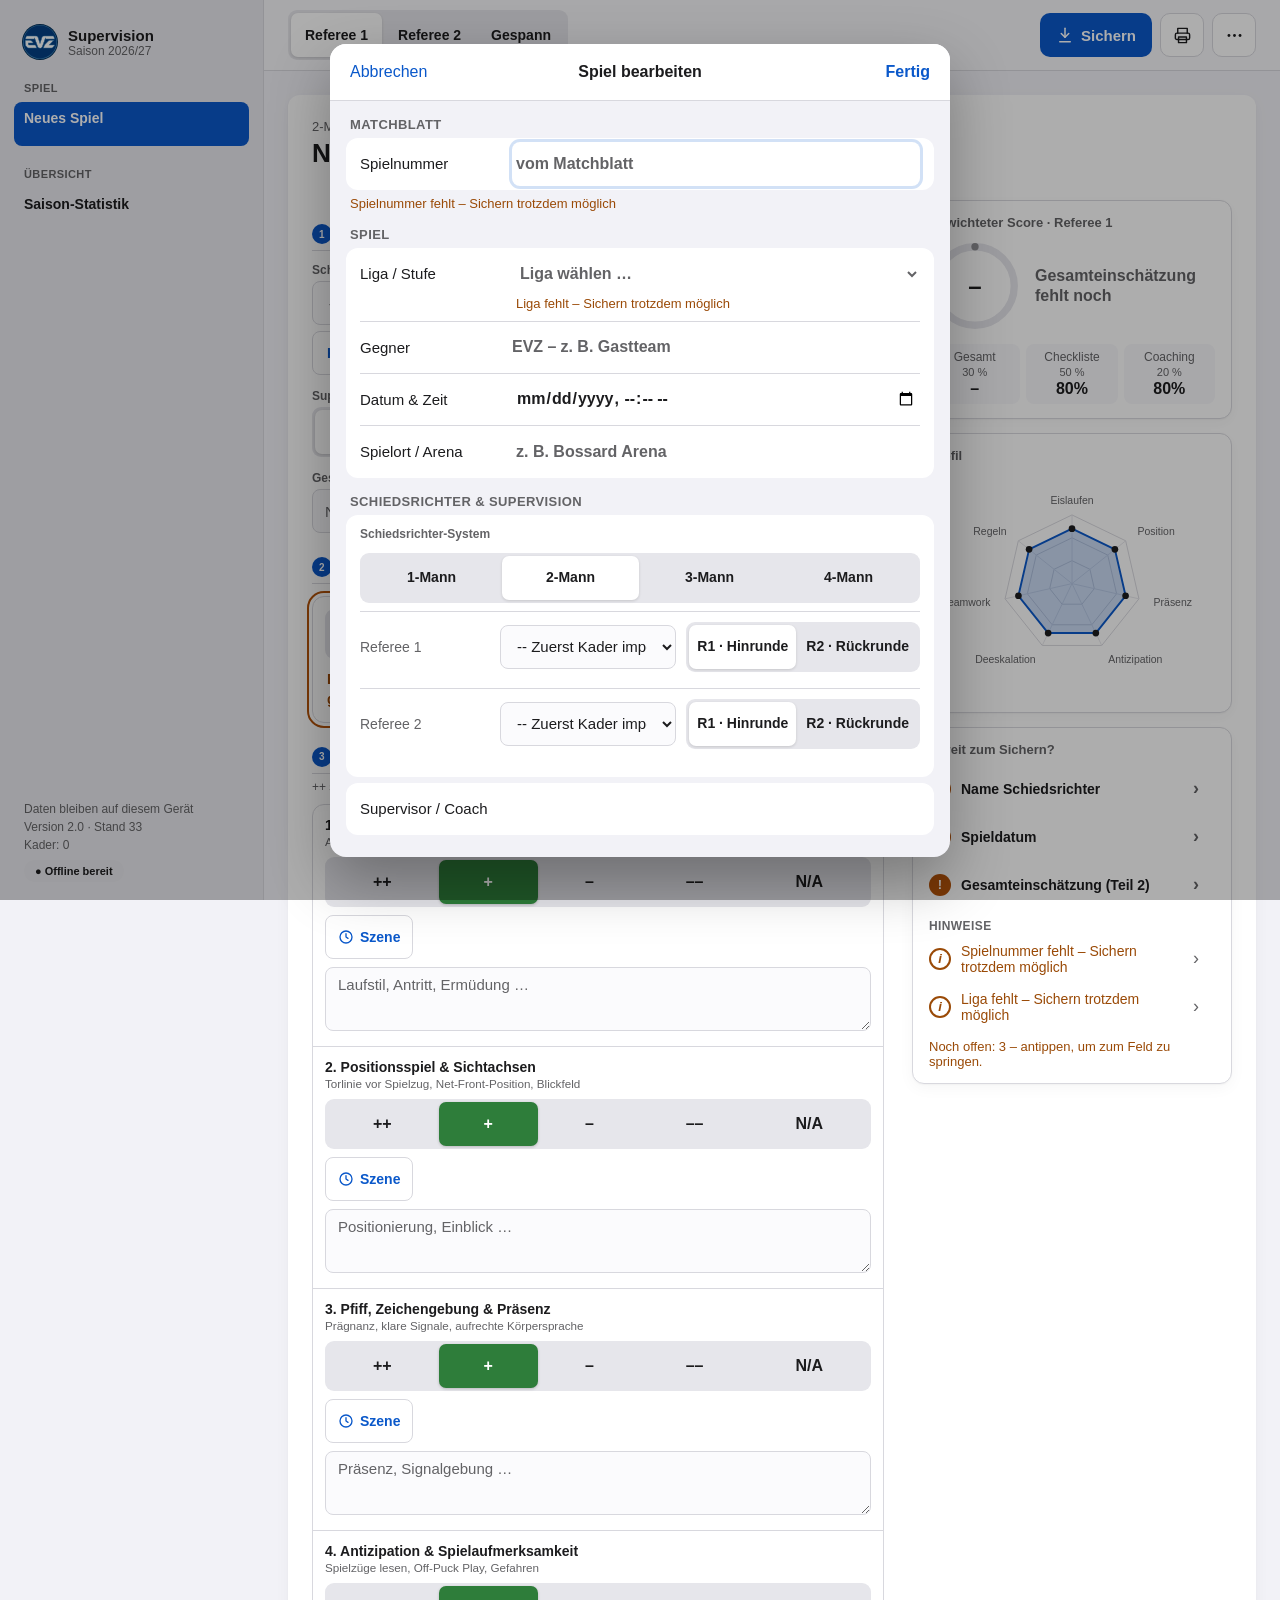
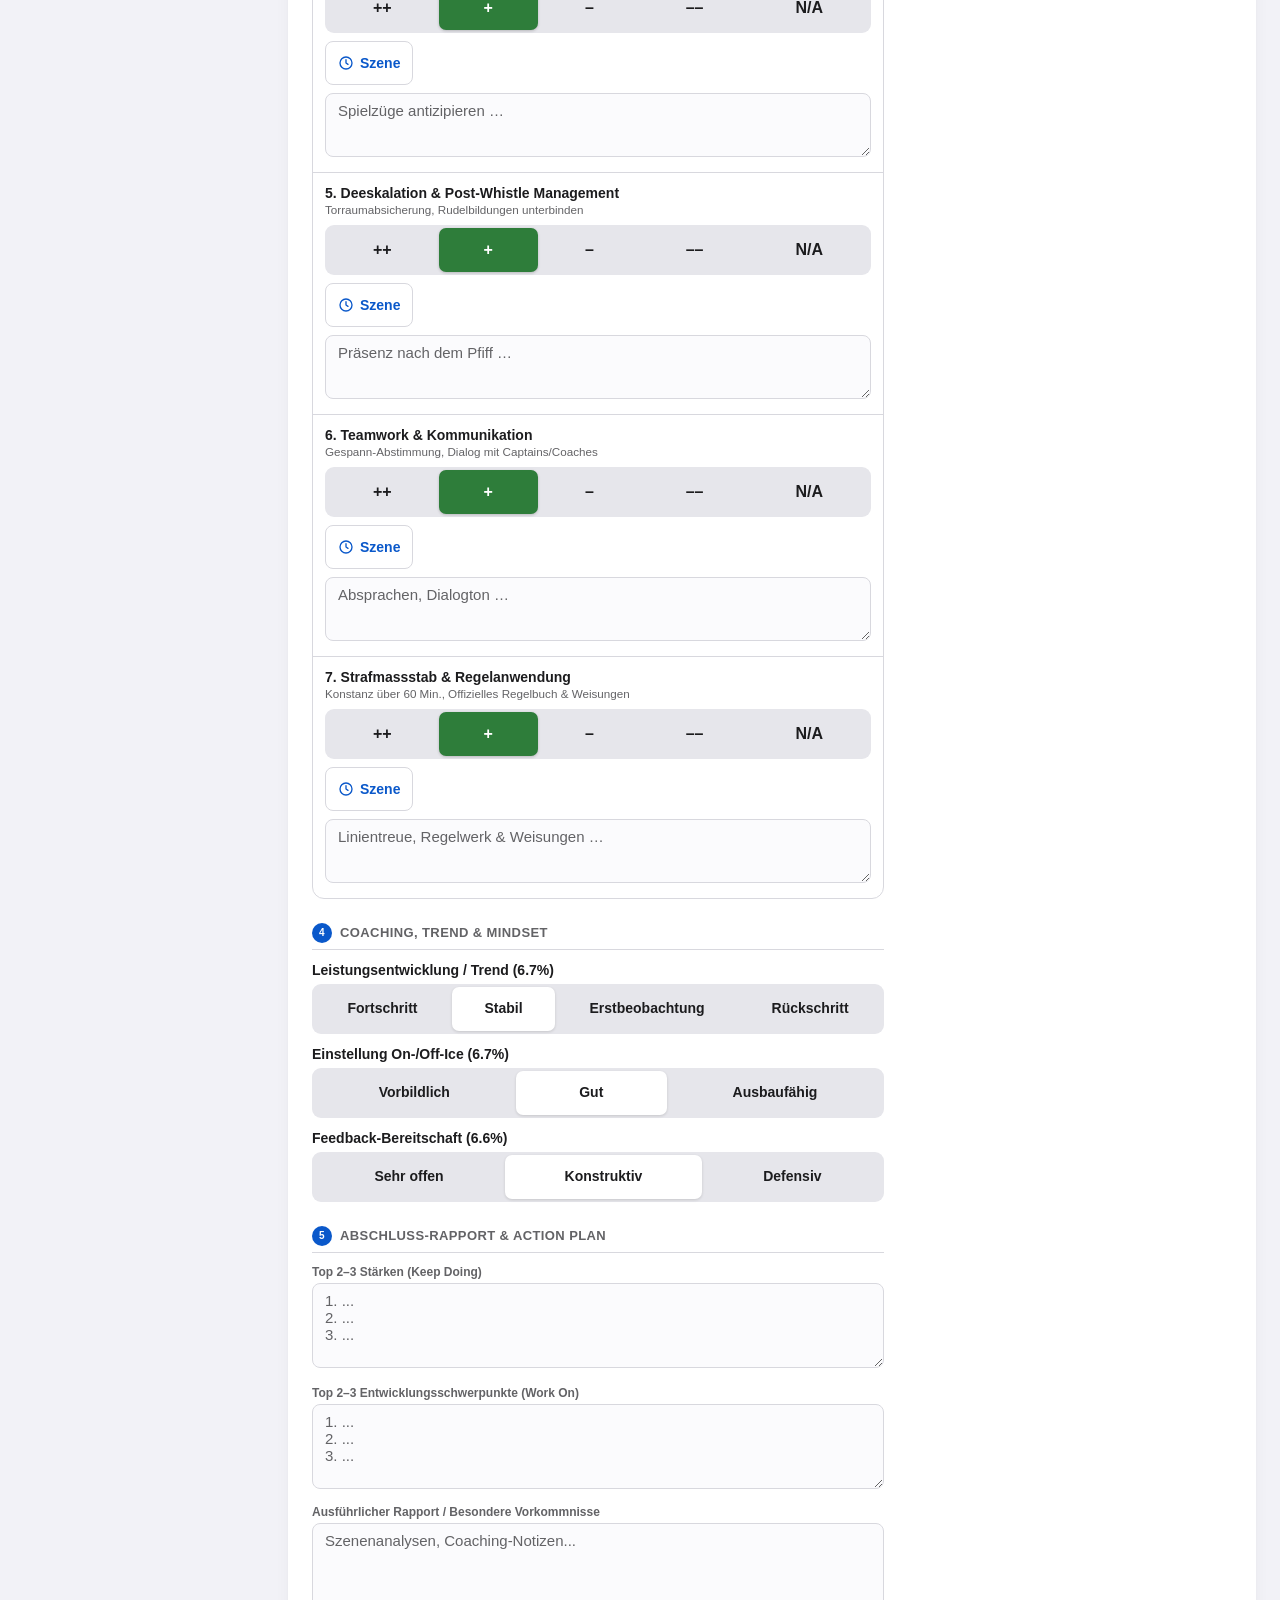
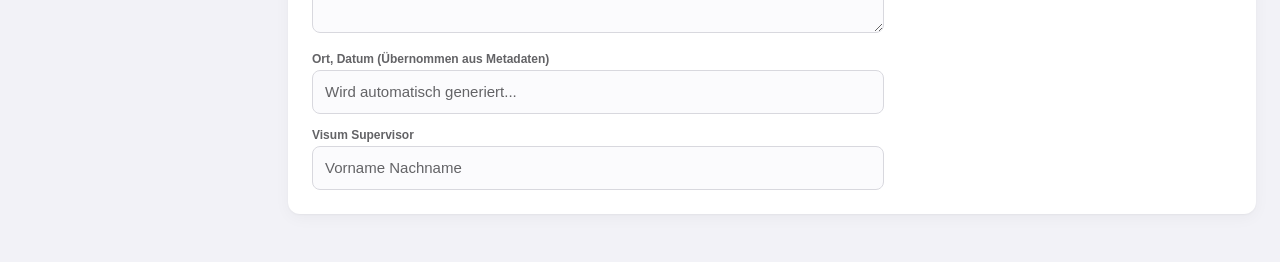
<file: index.html>
<!DOCTYPE html>
<html lang="de">
<head>
<meta charset="UTF-8">
<meta name="viewport" content="width=device-width, initial-scale=1.0">
<title>Referee Supervision Hub</title>

<meta name="theme-color" content="#F2F2F7" media="(prefers-color-scheme: light)">
<meta name="theme-color" content="#000000" media="(prefers-color-scheme: dark)">
<meta name="apple-mobile-web-app-capable" content="yes">
<meta name="apple-mobile-web-app-status-bar-style" content="black-translucent">
<link rel="manifest" href="manifest.json">
<link rel="icon" href="icons/icon.svg" type="image/svg+xml">
<link rel="apple-touch-icon" href="icons/apple-touch-icon.png">
<link rel="stylesheet" href="css/app.css?v=33">
<script src="js/club.js?v=33"></script>
<script src="js/theme.js?v=33"></script>
</head>
<body>

<div class="app">

  <!-- SEITENLEISTE (unter 1000 px vorerst als Leiste oben; ab 2.5 eingeklappt) -->
  <nav class="seitenleiste no-print" id="seitenleiste" data-i18n-aria-label="nav_label" aria-label="Navigation">
    <div class="sl-kopf">
      <img id="clubLogo" data-club-logo alt="">
      <div class="sl-kopf-text">
        <strong data-i18n="app_name">Supervision</strong>
        <span id="saisonText"></span>
      </div>
    </div>
    <div class="sl-gruppe">
      <span class="sl-titel" data-i18n="nav_game">Spiel</span>
      <button type="button" class="sl-eintrag" id="navSpiel">
        <span class="sl-haupt" id="navSpielTitel"></span>
        <span class="sl-neben" id="navSpielInfo"></span>
      </button>
    </div>
    <div class="sl-gruppe">
      <span class="sl-titel" data-i18n="nav_overview">Übersicht</span>
      <button type="button" class="sl-eintrag" id="navStats">
        <span class="sl-haupt" data-i18n="txt_tab_stats">Saison-Statistik</span>
      </button>
    </div>
    <div class="sl-fuss">
      <span data-i18n="footer_local">Daten bleiben auf diesem Gerät</span>
      <span id="versionText"></span>
      <span id="kaderText"></span>
      <span class="badge badge-pwa" id="pwaBadge">● Offline bereit</span>
      <span class="sl-gespeichert" id="saveStatus" aria-live="polite"></span>
    </div>
  </nav>

  <div class="schublade-hintergrund" id="schubladeHintergrund" hidden></div>

  <main class="haupt">
    <!-- WERKZEUGLEISTE: Reiter + Sichern, Drucken, Mehr -->
    <div class="werkzeugleiste no-print">
      <button type="button" class="knopf-spiele" id="btnSpiele" aria-controls="seitenleiste" aria-expanded="false"><svg aria-hidden="true" width="18" height="18" viewBox="0 0 24 24" fill="none" stroke="currentColor" stroke-width="2.2" stroke-linecap="round" stroke-linejoin="round"><path d="m15 18-6-6 6-6"/></svg><span data-i18n="nav_games">Spiele</span></button>
      <div class="reiter" id="tabsContainer" role="tablist" data-i18n-aria-label="tabs_label" aria-label="Schiedsrichter"></div>
      <div class="aktionen">
        <button type="button" class="knopf-sichern" id="btnSichern"><svg aria-hidden="true" width="18" height="18" viewBox="0 0 24 24" fill="none" stroke="currentColor" stroke-width="2" stroke-linecap="round" stroke-linejoin="round"><path d="M12 3v12"/><path d="m7 10 5 5 5-5"/><path d="M5 21h14"/></svg><span data-i18n="btn_save">Sichern</span></button>
        <button type="button" class="knopf-icon" id="btnDrucken" data-i18n-aria-label="btn_print" aria-label="Drucken"><svg aria-hidden="true" width="19" height="19" viewBox="0 0 24 24" fill="none" stroke="currentColor" stroke-width="1.8" stroke-linecap="round" stroke-linejoin="round"><path d="M6 9V3h12v6"/><rect x="3" y="9" width="18" height="8" rx="2"/><path d="M7 14h10v7H7z"/></svg></button>
        <button type="button" class="knopf-icon" id="btnMehr" aria-haspopup="true" aria-expanded="false" aria-controls="mehrMenu" data-i18n-aria-label="btn_more" aria-label="Mehr"><svg aria-hidden="true" width="19" height="19" viewBox="0 0 24 24" fill="currentColor"><circle cx="5" cy="12" r="1.8"/><circle cx="12" cy="12" r="1.8"/><circle cx="19" cy="12" r="1.8"/></svg></button>
        <div class="mehr-menu" id="mehrMenu" role="dialog" data-i18n-aria-label="btn_more" aria-label="Mehr" hidden>
          <button type="button" class="menu-eintrag" id="menuSpiel" data-i18n="game_edit">Spiel bearbeiten</button>
          <button type="button" class="menu-eintrag" id="menuCsv" data-i18n="menu_csv">CSV-Export</button>
          <button type="button" class="menu-eintrag" id="menuKader" data-i18n="kader_import">Kader importieren</button>
          <div class="menu-gruppe">
            <span class="feld-label" id="lbl_sprache" data-i18n="lang_label">Sprache</span>
            <div data-seg="sprache" data-seg-label="lbl_sprache"></div>
          </div>
          <div class="menu-gruppe">
            <span class="feld-label" id="lbl_darstellung" data-i18n="theme_label">Darstellung</span>
            <div data-seg="darstellung" data-seg-label="lbl_darstellung"></div>
          </div>
          <hr class="menu-trenner">
          <button type="button" class="menu-eintrag menu-gefahr" id="menuReset" data-i18n="menu_reset">Spiel zurücksetzen</button>
        </div>
      </div>
    </div>
    <input type="file" id="kaderDatei" class="datei-feld" accept=".json,.txt" tabindex="-1" aria-hidden="true">

  <div class="app-container">
    <!-- Kopf nur im Druck -->
    <div class="druck-kopf">
      <img data-club-logo alt="">
      <div>
        <strong data-i18n="app_title">Referee Supervision Hub</strong>
        <span id="druckVerein"></span>
      </div>
    </div>

  <!-- HAUPTINHALT -->
  <div class="content">

    <!-- Titel des Spiels (Tippen öffnet „Spiel bearbeiten“) -->
    <div class="spiel-kopf" id="spielKopf">
      <p class="spiel-info" id="spielTitelInfo"></p>
      <h1 class="spiel-name"><button type="button" class="spiel-titel" id="spielTitel"><span id="spielTitelName"></span><span class="spiel-bearbeiten no-print"><svg aria-hidden="true" width="16" height="16" viewBox="0 0 24 24" fill="none" stroke="currentColor" stroke-width="2" stroke-linecap="round" stroke-linejoin="round"><path d="M12 20h9"/><path d="M16.5 3.5a2.1 2.1 0 0 1 3 3L7 19l-4 1 1-4Z"/></svg><span data-i18n="game_edit">Spiel bearbeiten</span></span></button></h1>
    </div>

    <!-- ANSICHT 1: EINZEL-SCHIEDSRICHTER -->
    <div id="singleRefView" class="bewertung">
      <!-- Rechte Spalte (bleibt beim Scrollen stehen): Score, Netzdiagramm, Bereit zum Sichern? -->
      <aside class="score-spalte" data-i18n-aria-label="score_aside" aria-label="Score">
        <section class="karte score-karte" aria-labelledby="scoreKarteTitel">
          <h2 class="karten-titel" id="scoreKarteTitel"><span data-i18n="txt_weighted_for">Gewichteter Score</span> · <span id="activeRefLabel">Head Referee 1</span></h2>
          <div class="score-zeile">
            <div class="score-ring">
              <svg viewBox="0 0 150 150" aria-hidden="true">
                <circle class="ring-grund" cx="75" cy="75" r="64"></circle>
                <circle class="ring-wert" id="scoreRing" cx="75" cy="75" r="64" stroke-dasharray="0 402.1" transform="rotate(-90 75 75)"></circle>
              </svg>
              <span class="score-zahl" id="scoreVal">–</span>
            </div>
            <strong class="score-status" id="scoreStatusText" aria-live="polite"></strong>
          </div>
          <button type="button" class="bereit-chip" id="bereitChip"></button>
          <div class="score-teile">
            <div class="score-teil"><span data-i18n="sub_part2">Gesamt</span><span class="score-gewicht">30 %</span><strong id="subScorePart2">–</strong></div>
            <div class="score-teil"><span data-i18n="sub_part3">Checkliste</span><span class="score-gewicht">50 %</span><strong id="subScorePart3">–</strong></div>
            <div class="score-teil"><span data-i18n="sub_part4">Coaching</span><span class="score-gewicht">20 %</span><strong id="subScorePart4">–</strong></div>
          </div>
        </section>
        <section class="karte netz-karte" aria-labelledby="netzTitel">
          <h2 class="karten-titel" id="netzTitel" data-i18n="radar_title">Profil</h2>
          <svg id="radarChart" class="netz" viewBox="0 0 300 236" role="img" data-i18n-aria-label="radar_title" aria-label="Profil"></svg>
        </section>
        <section class="karte bereit-karte no-print" aria-labelledby="bereitTitel">
          <h2 class="karten-titel" id="bereitTitel" data-i18n="ready_title">Bereit zum Sichern?</h2>
          <ul class="bereit-liste" id="bereitListe"></ul>
          <p class="bereit-status" id="bereitStatus"></p>
        </section>
      </aside>

      <div class="formular-spalte">
      <!-- 1. SCHIEDSRICHTER-ANGABEN MIT SMARTEM GESPASS-PARTNER -->
      <div class="section-title"><span class="num">1</span> <span data-i18n="sec1_title">Angaben zur Person & Funktion</span></div>
      <div class="grid-3 abstand-12">
        <div>
          <label for="current_schiri_name" data-i18n="lbl_ref_name">Schiedsrichter</label>
          <select id="current_schiri_name"></select>
          <input type="text" id="current_schiri_name_custom" class="name-eigen" data-i18n-placeholder="ph_other_name" placeholder="" hidden>
          <button type="button" class="knopf-klein no-print" id="btnKaderForm" data-i18n="kader_import" hidden>Kader importieren</button>
        </div>
        <div>
          <span class="feld-label" id="lbl_current_review_round" data-i18n="lbl_round">Supervision-Durchgang</span>
          <div data-seg="current_review_round" data-seg-label="lbl_current_review_round"></div>
        </div>
        <div>
          <label for="current_schiri_partner" data-i18n="lbl_partner">Gespann-Partner (Automatisch)</label>
          <input type="text" id="current_schiri_partner" class="feld-auto" data-i18n-placeholder="ph_partner" placeholder="" readonly>
        </div>
      </div>

      <!-- 2. GESAMTEINSCHÄTZUNG -->
      <div class="section-title"><span class="num">2</span> <span data-i18n="sec2_title">Gesamteinschätzung (Standard)</span></div>
      <div class="grade-box" id="gradeBox">
        <span class="sr-only" id="lbl_overall_grade" data-i18n="sec2_title">Gesamteinschätzung</span>
        <div data-seg="overall_grade" data-seg-label="lbl_overall_grade" data-seg-beschreibung="gradeHint"></div>
        <p class="grade-hinweis" id="gradeHint" aria-live="polite"></p>
      </div>

      <!-- 3. PERFORMANCE MATRIX -->
      <div class="section-title"><span class="num">3</span> <span data-i18n="sec3_title">Leistungs-Checkliste & Rollen-Kriterien</span></div>
      <p class="seg-legende" data-i18n="perf_legend">++ sehr gut · + gut · – Mängel · –– ungenügend · N/A nicht bewertbar</p>
      <table class="perf-table">
        <thead>
          <tr>
            <th class="spalte-bereich" data-i18n="th_matrix_area">Bereich & Leitfragen</th>
            <th class="spalte-bewertung" data-i18n="th_matrix_rating">Bewertung</th>
            <th data-i18n="th_matrix_notes">Szenen & Notizen</th>
          </tr>
        </thead>
        <tbody>
          <tr>
            <td id="lbl_perf_1"></td>
            <td>
              <div data-seg="perf_1" data-seg-label="lbl_perf_1"></div>
            </td>
            <td>
              <div class="szenen-kopf"><button type="button" class="szene-knopf no-print" data-szene="1"><svg aria-hidden="true" width="16" height="16" viewBox="0 0 24 24" fill="none" stroke="currentColor" stroke-width="2" stroke-linecap="round" stroke-linejoin="round"><circle cx="12" cy="12" r="9"/><path d="M12 7v5l3 2"/></svg><span data-i18n="scene_btn">Szene</span></button></div>
              <ul class="szenen" id="szenen_1"></ul>
              <textarea id="note_frei_1" class="notiz-frei" data-notiz="1" data-i18n-placeholder="ph_note_1" placeholder=""></textarea>
              <textarea id="note_1" class="notiz-gespeichert" hidden></textarea>
            </td>
          </tr>
          <tr>
            <td id="lbl_perf_2"></td>
            <td>
              <div data-seg="perf_2" data-seg-label="lbl_perf_2"></div>
            </td>
            <td>
              <div class="szenen-kopf"><button type="button" class="szene-knopf no-print" data-szene="2"><svg aria-hidden="true" width="16" height="16" viewBox="0 0 24 24" fill="none" stroke="currentColor" stroke-width="2" stroke-linecap="round" stroke-linejoin="round"><circle cx="12" cy="12" r="9"/><path d="M12 7v5l3 2"/></svg><span data-i18n="scene_btn">Szene</span></button></div>
              <ul class="szenen" id="szenen_2"></ul>
              <textarea id="note_frei_2" class="notiz-frei" data-notiz="2" data-i18n-placeholder="ph_note_2" placeholder=""></textarea>
              <textarea id="note_2" class="notiz-gespeichert" hidden></textarea>
            </td>
          </tr>
          <tr>
            <td id="lbl_perf_3"></td>
            <td>
              <div data-seg="perf_3" data-seg-label="lbl_perf_3"></div>
            </td>
            <td>
              <div class="szenen-kopf"><button type="button" class="szene-knopf no-print" data-szene="3"><svg aria-hidden="true" width="16" height="16" viewBox="0 0 24 24" fill="none" stroke="currentColor" stroke-width="2" stroke-linecap="round" stroke-linejoin="round"><circle cx="12" cy="12" r="9"/><path d="M12 7v5l3 2"/></svg><span data-i18n="scene_btn">Szene</span></button></div>
              <ul class="szenen" id="szenen_3"></ul>
              <textarea id="note_frei_3" class="notiz-frei" data-notiz="3" data-i18n-placeholder="ph_note_3" placeholder=""></textarea>
              <textarea id="note_3" class="notiz-gespeichert" hidden></textarea>
            </td>
          </tr>
          <tr>
            <td id="lbl_perf_4"></td>
            <td>
              <div data-seg="perf_4" data-seg-label="lbl_perf_4"></div>
            </td>
            <td>
              <div class="szenen-kopf"><button type="button" class="szene-knopf no-print" data-szene="4"><svg aria-hidden="true" width="16" height="16" viewBox="0 0 24 24" fill="none" stroke="currentColor" stroke-width="2" stroke-linecap="round" stroke-linejoin="round"><circle cx="12" cy="12" r="9"/><path d="M12 7v5l3 2"/></svg><span data-i18n="scene_btn">Szene</span></button></div>
              <ul class="szenen" id="szenen_4"></ul>
              <textarea id="note_frei_4" class="notiz-frei" data-notiz="4" data-i18n-placeholder="ph_note_4" placeholder=""></textarea>
              <textarea id="note_4" class="notiz-gespeichert" hidden></textarea>
            </td>
          </tr>
          <tr>
            <td id="lbl_perf_5"></td>
            <td>
              <div data-seg="perf_5" data-seg-label="lbl_perf_5"></div>
            </td>
            <td>
              <div class="szenen-kopf"><button type="button" class="szene-knopf no-print" data-szene="5"><svg aria-hidden="true" width="16" height="16" viewBox="0 0 24 24" fill="none" stroke="currentColor" stroke-width="2" stroke-linecap="round" stroke-linejoin="round"><circle cx="12" cy="12" r="9"/><path d="M12 7v5l3 2"/></svg><span data-i18n="scene_btn">Szene</span></button></div>
              <ul class="szenen" id="szenen_5"></ul>
              <textarea id="note_frei_5" class="notiz-frei" data-notiz="5" data-i18n-placeholder="ph_note_5" placeholder=""></textarea>
              <textarea id="note_5" class="notiz-gespeichert" hidden></textarea>
            </td>
          </tr>
          <tr>
            <td id="lbl_perf_6"></td>
            <td>
              <div data-seg="perf_6" data-seg-label="lbl_perf_6"></div>
            </td>
            <td>
              <div class="szenen-kopf"><button type="button" class="szene-knopf no-print" data-szene="6"><svg aria-hidden="true" width="16" height="16" viewBox="0 0 24 24" fill="none" stroke="currentColor" stroke-width="2" stroke-linecap="round" stroke-linejoin="round"><circle cx="12" cy="12" r="9"/><path d="M12 7v5l3 2"/></svg><span data-i18n="scene_btn">Szene</span></button></div>
              <ul class="szenen" id="szenen_6"></ul>
              <textarea id="note_frei_6" class="notiz-frei" data-notiz="6" data-i18n-placeholder="ph_note_6" placeholder=""></textarea>
              <textarea id="note_6" class="notiz-gespeichert" hidden></textarea>
            </td>
          </tr>
          <tr>
            <td id="lbl_perf_7"></td>
            <td>
              <div data-seg="perf_7" data-seg-label="lbl_perf_7"></div>
            </td>
            <td>
              <div class="szenen-kopf"><button type="button" class="szene-knopf no-print" data-szene="7"><svg aria-hidden="true" width="16" height="16" viewBox="0 0 24 24" fill="none" stroke="currentColor" stroke-width="2" stroke-linecap="round" stroke-linejoin="round"><circle cx="12" cy="12" r="9"/><path d="M12 7v5l3 2"/></svg><span data-i18n="scene_btn">Szene</span></button></div>
              <ul class="szenen" id="szenen_7"></ul>
              <textarea id="note_frei_7" class="notiz-frei" data-notiz="7" data-i18n-placeholder="ph_note_7" placeholder=""></textarea>
              <textarea id="note_7" class="notiz-gespeichert" hidden></textarea>
            </td>
          </tr>
        </tbody>
      </table>

      <!-- 4. COACHING & ENTWICKLUNG -->
      <div class="section-title"><span class="num">4</span> <span data-i18n="sec4_title">Coaching, Trend & Mindset</span></div>
      <div class="coach-liste">
        <div class="coach-zeile">
          <span class="feld-label" id="lbl_coach_trend" data-i18n="lbl_trend">Leistungsentwicklung / Trend (6.7%)</span>
          <div data-seg="coach_trend" data-seg-label="lbl_coach_trend"></div>
        </div>
        <div class="coach-zeile">
          <span class="feld-label" id="lbl_coach_attitude" data-i18n="lbl_attitude">Einstellung On-/Off-Ice (6.7%)</span>
          <div data-seg="coach_attitude" data-seg-label="lbl_coach_attitude"></div>
        </div>
        <div class="coach-zeile">
          <span class="feld-label" id="lbl_coach_feedback" data-i18n="lbl_feedback_mind">Feedback-Bereitschaft (6.6%)</span>
          <div data-seg="coach_feedback" data-seg-label="lbl_coach_feedback"></div>
        </div>
      </div>

      <!-- 5. ABSCHLUSS & FEEDBACK MIT AUTOMATISCHEM ORT/DATUM -->
      <div class="section-title"><span class="num">5</span> <span data-i18n="sec5_title">Abschluss-Rapport & Action Plan</span></div>
      <div class="grid-2 abstand-12">
        <div data-druck-ganz>
          <label for="top_strengths" data-i18n="lbl_strengths">Top 2–3 Stärken (Keep Doing)</label>
          <textarea id="top_strengths" class="feld-mittel" placeholder="1. ...&#10;2. ...&#10;3. ..."></textarea>
        </div>
        <div data-druck-ganz>
          <label for="top_workon" data-i18n="lbl_workon">Top 2–3 Entwicklungsschwerpunkte (Work On)</label>
          <textarea id="top_workon" class="feld-mittel" placeholder="1. ...&#10;2. ...&#10;3. ..."></textarea>
        </div>
      </div>

      <div class="abstand-14" data-druck-ganz>
        <label for="general_report" data-i18n="lbl_report">Ausführlicher Rapport / Besondere Vorkommnisse</label>
        <textarea id="general_report" class="feld-gross" data-i18n-placeholder="ph_report" placeholder=""></textarea>
      </div>

      <div class="grid-2 abstand-oben-15">
        <div>
          <label for="visum_ort_datum" data-i18n="lbl_location_date">Ort, Datum (Übernommen aus Metadaten)</label>
          <input type="text" id="visum_ort_datum" data-i18n-placeholder="ph_location_auto" placeholder="">
        </div>
        <div>
          <label for="visum_name" data-i18n="lbl_signature">Visum Supervisor</label>
          <input type="text" id="visum_name" data-i18n-placeholder="ph_signature" placeholder="">
        </div>
      </div>
      </div>
    </div>

    <!-- ANSICHT 2: GESPANN-ÜBERSICHT -->
    <div id="summaryView" class="gespann" hidden>
      <div class="gespann-oben">
        <section class="karte gespann-score" aria-labelledby="crewTitel">
          <h2 class="karten-titel" id="crewTitel" data-i18n="crew_title">Gespann-Durchschnitt</h2>
          <div class="score-zeile">
            <div class="score-ring">
              <svg viewBox="0 0 150 150" aria-hidden="true">
                <circle class="ring-grund" cx="75" cy="75" r="64"></circle>
                <circle class="ring-wert" id="crewRing" cx="75" cy="75" r="64" stroke-dasharray="0 402.1" transform="rotate(-90 75 75)"></circle>
              </svg>
              <span class="score-zahl" id="crewScoreVal">–</span>
            </div>
            <div class="gespann-status">
              <strong class="score-status" id="crewStatus"></strong>
              <p class="gespann-sub" id="crewSub"></p>
            </div>
          </div>
        </section>
        <section class="karte netz-karte" aria-labelledby="crewNetzTitel">
          <h2 class="karten-titel" id="crewNetzTitel" data-i18n="crew_radar_title">Profil des Gespanns</h2>
          <svg id="crewRadarChart" class="netz" viewBox="0 0 300 236" role="img" data-i18n-aria-label="crew_radar_title" aria-label="Profil des Gespanns"></svg>
        </section>
      </div>
      <p class="leer-hinweis" id="crewLeer" hidden></p>
      <div class="gespann-karten" id="summaryCardsContainer"></div>
      <section class="karte gespann-notiz" data-druck-ganz aria-labelledby="crewNotizTitel">
        <h2 class="karten-titel" id="crewNotizTitel"><label for="crew_notes" data-i18n="sec_crew_obs">Gemeinsame Gespann-Beobachtungen</label></h2>
        <textarea id="crew_notes" data-i18n-placeholder="ph_crew_notes" placeholder=""></textarea>
      </section>
    </div>

    <!-- ANSICHT 3: SAISON-STATISTIK -->
    <div id="seasonStatsView" class="statistik" hidden>
      <h2 class="ansicht-titel" data-i18n="stats_title">Schiedsrichter-Supervision — Gesamtstatistik</h2>
      <p class="stat-info" id="statInfo"><span id="statSaison"></span><span class="nur-druck" id="statGedruckt"></span></p>
      <section class="karte stat-laden" aria-labelledby="statLadenTitel">
        <div>
          <strong id="statLadenTitel" data-i18n="stats_load_title">Bewertungen laden</strong>
          <p data-i18n="stats_load_text">Wähle alle gespeicherten Bewertungen (.json) aus deinem Ordner «Bewertungen».</p>
        </div>
        <button type="button" class="knopf-sichern" id="btnStatsLaden" data-i18n="stats_load_btn">Dateien wählen</button>
        <input type="file" id="multiJsonInput" class="datei-feld" multiple accept=".json" tabindex="-1" aria-hidden="true">
      </section>
      <div id="seasonStatsContent">
        <p class="leer-hinweis" data-i18n="stats_empty">Noch keine Bewertungen geladen.</p>
      </div>
      <p class="druck-fuss nur-druck" data-i18n="stats_print_footer">Vertraulich – nur für den internen Gebrauch</p>
    </div>
  </div>
  </div>
  </main>
</div>

<!-- FENSTER „SPIEL BEARBEITEN“ (Felder behalten ihre IDs; gespeichert wird erst mit „Fertig“) -->
<dialog class="spiel-fenster" id="spielDialog" aria-labelledby="spielDialogTitel">
  <div class="sf-kopf">
    <button type="button" class="sf-knopf" id="sfAbbrechen" data-i18n="dlg_cancel">Abbrechen</button>
    <h2 id="spielDialogTitel" data-i18n="game_edit">Spiel bearbeiten</h2>
    <button type="button" class="sf-knopf sf-fertig" id="sfFertig" data-i18n="dlg_done">Fertig</button>
  </div>
  <div class="sf-inhalt">
    <section class="sf-gruppe">
      <h3 class="sf-titel" data-i18n="sec_matchsheet">Matchblatt</h3>
      <div class="sf-karte">
        <label class="sf-zeile" for="spiel_id"><span class="sf-label" data-i18n="lbl_game_nr">Spielnummer</span>
          <input type="text" id="spiel_id" inputmode="numeric" autocomplete="off" data-i18n-placeholder="ph_game_nr" placeholder=""></label>
      </div>
      <p class="sf-hinweis" id="sfNrHinweis" data-i18n="hint_game_nr">Spielnummer fehlt – Sichern trotzdem möglich</p>
    </section>
    <section class="sf-gruppe">
      <h3 class="sf-titel" data-i18n="sec_game">Spiel</h3>
      <div class="sf-karte">
        <div class="sf-zeile-gruppe">
        <label class="sf-zeile" for="spiel_liga"><span class="sf-label" data-i18n="lbl_league">Liga / Stufe</span>
              <select id="spiel_liga">
                <option value="" disabled data-i18n="league_choose">Liga wählen …</option>
                <optgroup label="" data-i18n-group="group_pro">
                  <option value="National League">National League (NL)</option>
                  <option value="Swiss League">Swiss League (SL)</option>
                </optgroup>
                <optgroup label="" data-i18n-group="group_men">
                  <option value="MyHockey League">MyHockey League (MHL)</option>
                  <option value="1. Liga">1. Liga</option>
                  <option value="2. Liga">2. Liga</option>
                  <option value="3. Liga">3. Liga</option>
                  <option value="4. Liga">4. Liga</option>
                </optgroup>
                <optgroup label="" data-i18n-group="group_women">
                  <option value="PostFinance Women's League">PostFinance Women's League (PFWL)</option>
                  <option value="SWHL B">SWHL B</option>
                  <option value="SWHL C">SWHL C</option>
                  <option value="SWHL D">SWHL D</option>
                  <option value="JWL U16">Junior Women's League U16 (JWL U16)</option>
                </optgroup>
                <optgroup label="" data-i18n-group="group_junior_pro">
                  <option value="U21-Elit">U21-Elit</option>
                  <option value="U21-Top">U21-Top</option>
                  <option value="U21-A">U21-A</option>
                  <option value="U18-Elit">U18-Elit</option>
                  <option value="U18-Top">U18-Top</option>
                  <option value="U18-A">U18-A</option>
                </optgroup>
                <optgroup label="" data-i18n-group="group_junior_ambition">
                  <option value="U16-Elit">U16-Elit</option>
                  <option value="U16-Top">U16-Top</option>
                  <option value="U16-A">U16-A</option>
                  <option value="U14-Elit">U14-Elit</option>
                  <option value="U14-Top">U14-Top</option>
                  <option value="U14-A">U14-A</option>
                </optgroup>
                <optgroup label="" data-i18n-group="group_junior_grass">
                  <option value="U12">U12 (Piccolo)</option>
                  <option value="U9">U9 (Bambini)</option>
                </optgroup>
                <optgroup label="" data-i18n-group="group_cup">
                  <option value="National Cup Herren">National Cup (Herren)</option>
                  <option value="National Cup Frauen">National Cup (Frauen)</option>
                  <option value="Kantonal- / Regionalcup">Kantonal- / Regionalcup</option>
                  <option value="Vorbereitungsspiel / Testspiel">Vorbereitungsspiel / Testspiel</option>
                  <option value="Senioren / Veteranen">Senioren / Veteranen</option>
                </optgroup>
              </select>
        </label>
        <p class="sf-hinweis sf-hinweis-feld" id="sfLigaHinweis" data-i18n="hint_league">Liga fehlt – Sichern trotzdem möglich</p>
        </div>
        <label class="sf-zeile" for="spiel_gegner"><span class="sf-label" data-i18n="lbl_opponent">Gegner</span>
          <span class="sf-gegner"><span class="sf-praefix" id="sfPraefix"></span><input type="text" id="spiel_gegner" autocomplete="off" data-i18n-placeholder="ph_opponent" placeholder=""></span></label>
        <label class="sf-zeile" for="spiel_datum"><span class="sf-label" data-i18n="lbl_datetime">Datum &amp; Zeit</span>
          <input type="datetime-local" id="spiel_datum"></label>
        <label class="sf-zeile" for="spiel_ort"><span class="sf-label" data-i18n="lbl_arena">Spielort / Arena</span>
          <input type="text" id="spiel_ort" data-i18n-placeholder="ph_arena" placeholder=""></label>
      </div>
      <p class="sf-hinweis sf-hinweis-info" id="sfAltHinweis" hidden></p>
      <input type="hidden" id="spiel_paarung">
    </section>
    <section class="sf-gruppe">
      <h3 class="sf-titel" data-i18n="sec_refs">Schiedsrichter &amp; Supervision</h3>
      <div class="sf-karte sf-karte-block">
        <span class="feld-label" id="lbl_system_typ" data-i18n="lbl_system">Schiedsrichter-System</span>
        <div data-seg="system_typ" data-seg-label="lbl_system_typ"></div>
        <div id="sfRollen" class="sf-rollen"></div>
      </div>
      <div class="sf-karte">
        <label class="sf-zeile" for="supervisor_name"><span class="sf-label" data-i18n="lbl_supervisor">Supervisor / Coach</span>
          <input type="text" id="supervisor_name" autocomplete="name"></label>
      </div>
    </section>
  </div>
</dialog>

<!-- FENSTER „SZENE“ (js/szene.js) -->
<dialog class="spiel-fenster szene-fenster" id="szeneDialog" aria-labelledby="szeneDialogTitel">
  <div class="sf-kopf">
    <button type="button" class="sf-knopf" id="szeneAbbrechen" data-i18n="dlg_cancel">Abbrechen</button>
    <h2 id="szeneDialogTitel" data-i18n="scene_btn">Szene</h2>
    <button type="button" class="sf-knopf sf-fertig" id="szeneOk" data-i18n="stamp_add">Hinzufügen</button>
  </div>
  <div class="sf-inhalt">
    <div class="sf-karte sf-karte-block">
      <span class="feld-label" id="lbl_szene_drittel" data-i18n="scene_period">Drittel</span>
      <div data-seg="szene_drittel" data-seg-label="lbl_szene_drittel"></div>
      <label class="feld-label" for="szeneZeit" data-i18n="scene_time">Spielzeit (mm:ss)</label>
      <input type="text" id="szeneZeit" inputmode="numeric" autocomplete="off" placeholder="mm:ss" aria-describedby="szeneZeitHinweis szeneFehler">
      <p class="szene-hinweis" id="szeneZeitHinweis" data-i18n="scene_time_hint">Restzeit auf der Matchuhr</p>
      <p class="sf-hinweis" id="szeneFehler" role="alert" hidden></p>
      <label class="feld-label" for="szeneNotiz" data-i18n="scene_note">Notiz</label>
      <textarea id="szeneNotiz" rows="3" data-i18n-placeholder="ph_scene_note" placeholder=""></textarea>
      <p class="sf-hinweis sf-hinweis-info" id="szeneAlt" hidden></p>
    </div>
    <button type="button" class="menu-eintrag menu-gefahr szene-loeschen" id="szeneLoeschen" data-i18n="scene_delete" hidden>Szene löschen</button>
  </div>
</dialog>

<script src="js/i18n.js?v=33"></script>
<script src="js/dialog.js?v=33"></script>
<script src="js/segment.js?v=33"></script>
<script src="js/layout.js?v=33"></script>
<script src="js/spiel.js?v=33"></script>
<script src="js/szene.js?v=33"></script>
<script src="js/druck.js?v=33"></script>
<script src="js/bewegung.js?v=33"></script>
<script src="js/config.js?v=33"></script>
<script src="js/scoring.js?v=33"></script>
<script src="js/storage.js?v=33"></script>
<script src="js/ui.js?v=33"></script>
<script src="js/export.js?v=33"></script>
<script src="js/stats.js?v=33"></script>
<script src="js/app.js?v=33"></script>
</body>
</html>
</file>
<file: css/app.css>
/* Referee Supervision Suite – Stile */

/* ---------- Farben (Etappe 2, Apple-Look) ----------
   Hell ist Standard. Dunkel folgt dem System (prefers-color-scheme), ausser die
   Darstellung ist fest gewählt: <html data-theme="light|dark"> (js/theme.js).
   Die alten Variablennamen (--bg-page, --navy …) bleiben, damit bestehende
   Inline-Styles weiter stimmen; sie werden in den folgenden Teilschritten abgebaut. */
:root {
  color-scheme: light;
  --bg: #F2F2F7;
  --card: #FFFFFF;
  --text: #1C1C1E;
  --secondary: #636366;
  --sep: #D8D8DE;
  --seg: #E6E6EB;
  --seg-sel: #FFFFFF;
  --toolbar: #F7F7FA;
  --sidebar: #E9E9EE;
  --input: #FBFBFD;
  --accent: #0A58CA;
  --accent-hover: #08469F;
  --accent-soft: rgba(10, 88, 202, 0.18);
  --on-accent: #FFFFFF;
  --card-shadow: 0 1px 2px rgba(0,0,0,0.04), 0 4px 16px rgba(0,0,0,0.04);

  /* Bewertungsfarben (Flächen mit weisser Schrift) */
  --r-pp: #13662B;  /* ++ */
  --r-p:  #2E7D3A;  /* +  */
  --r-m:  #B45309;  /* –  */
  --r-mm: #B42318;  /* –– */
  --r-na: #636366;  /* N/A */
  --r-solid: #A16207;
  --r-none: #8E8E93;
  /* Bewertungsfarben als Schrift auf Karten */
  --t-good: #13662B;
  --t-good2: #2E7D3A;
  --t-solid: #A16207;
  --t-warn: #9A4A07;
  --t-bad: #B42318;
  --danger-soft: #FDECEA;
  --good-soft: #E3F4E7;
  --warn-soft: #FDF0DD;

  /* Netzdiagramm */
  --radar-grid: #D8D8DE;
  --radar-axis: #E5E5EA;
  --radar-point: #1C1C1E;
  --radar-na: #8E8E93;

  /* alte Namen -> neue Werte */
  --bg-page: var(--bg);
  --bg-card: var(--card);
  --bg-subtle: var(--toolbar);
  --navy: var(--text);
  --navy-light: var(--t-good2);
  --border: var(--sep);
  --text-muted: var(--secondary);
  --green: var(--t-good);
  --yellow: var(--r-solid);
  --orange: var(--t-warn);
  --red: var(--t-bad);
  --table-zebra: var(--card);
}

@media (prefers-color-scheme: dark) {
  :root:not([data-theme="light"]) {
    color-scheme: dark;
    --bg: #000000; --card: #1C1C1E; --text: #F5F5F7; --secondary: #A1A1A6; --sep: #38383A;
    --seg: #2C2C2E; --seg-sel: #5A5A5E; --toolbar: #111113; --sidebar: #161618; --input: #111113;
    --accent: #4C9AFF; --accent-hover: #7AB4FF; --accent-soft: rgba(76, 154, 255, 0.28); --on-accent: #000000; --card-shadow: none;
    --t-good: #7EE2A0; --t-good2: #B4F0C8; --t-solid: #FCD34D; --t-warn: #FDBA74; --t-bad: #FF8A80; --danger-soft: #3A1714; --good-soft: #15361F; --warn-soft: #3A2810;
    --radar-grid: #48484A; --radar-axis: #38383A; --radar-point: #F5F5F7; --radar-na: #8E8E93;
  }
}
:root[data-theme="dark"] {
  color-scheme: dark;
  --bg: #000000; --card: #1C1C1E; --text: #F5F5F7; --secondary: #A1A1A6; --sep: #38383A;
  --seg: #2C2C2E; --seg-sel: #5A5A5E; --toolbar: #111113; --sidebar: #161618; --input: #111113;
  --accent: #4C9AFF; --accent-hover: #7AB4FF; --accent-soft: rgba(76, 154, 255, 0.28); --on-accent: #000000; --card-shadow: none;
  --t-good: #7EE2A0; --t-good2: #B4F0C8; --t-solid: #FCD34D; --t-warn: #FDBA74; --t-bad: #FF8A80; --danger-soft: #3A1714; --good-soft: #15361F; --warn-soft: #3A2810;
  --radar-grid: #48484A; --radar-axis: #38383A; --radar-point: #F5F5F7; --radar-na: #8E8E93;
}

* { box-sizing: border-box; }
body {
  font-family: -apple-system, BlinkMacSystemFont, 'SF Pro Text', 'Helvetica Neue', sans-serif;
  -webkit-font-smoothing: antialiased;
  background-color: var(--bg);
  color: var(--text);
  margin: 0;
  padding: 0;
}
.app-container {
  max-width: 1100px;
  margin: 24px auto;
  background: var(--card);
  border-radius: 12px;
  box-shadow: var(--card-shadow);
  overflow: clip;   /* nicht hidden: sonst bleibt die rechte Spalte beim Scrollen nicht stehen */
}
header {
  background: var(--toolbar);
  color: var(--text);
  border-bottom: 1px solid var(--sep);
  padding: 16px 26px;
  display: flex;
  justify-content: space-between;
  align-items: center;
  flex-wrap: wrap;
  gap: 16px;
}

.badge {
  padding: 5px 11px;
  border-radius: 20px;
  font-size: 11px;
  font-weight: 600;
  display: inline-flex;
  align-items: center;
  gap: 6px;
}
.badge-pwa { background: var(--seg); color: var(--text); }
.badge-pwa[data-status="update"] { cursor: pointer; }

.grade-missing { outline: 2px solid var(--r-m); outline-offset: 3px; border-radius: 12px; }
.tab-btn {
  min-height: 44px;
  padding: 0 16px;
  background: var(--seg);
  border: none;
  border-top-left-radius: 9px;
  border-top-right-radius: 9px;
  font-size: 13px;
  font-weight: 600;
  color: var(--text);
  cursor: pointer;
  transition: all 0.15s ease;
  display: inline-flex;
  align-items: center;
  gap: 6px;
}
.tab-btn:hover { opacity: 0.9; }
.tab-btn.active {
  background: var(--card);
  color: var(--accent);
  box-shadow: inset 0 3px 0 var(--accent);
}

.content { padding: 26px 30px; }

.section-title {
  font-size: 13px;
  font-weight: 600;
  color: var(--secondary);
  text-transform: uppercase;
  letter-spacing: 0.4px;
  margin: 24px 0 12px 0;
  display: flex;
  align-items: center;
  gap: 8px;
  border-bottom: 1px solid var(--sep);
  padding-bottom: 6px;
}
.section-title span.num {
  background: var(--accent);
  color: var(--on-accent);
  border-radius: 50%;
  width: 20px;
  height: 20px;
  display: inline-flex;
  align-items: center;
  justify-content: center;
  font-size: 10px;
}

.grid-2 { display: grid; grid-template-columns: 1fr 1fr; gap: 14px; }
.grid-3 { display: grid; grid-template-columns: 1fr 1fr 1fr; gap: 14px; }

/* Abstände und Feldgrössen (früher Inline-Styles im HTML) */
.abstand-12 { margin-bottom: 12px; }
.abstand-14 { margin-bottom: 14px; }
.abstand-oben-15 { margin-top: 15px; }
.spalte-bereich { width: 30%; }
.spalte-bewertung { width: 34%; }
.leitfragen { color: var(--text-muted); }

label { font-size: 12px; font-weight: 600; color: var(--secondary); display: block; margin-bottom: 4px; }
input, select, textarea {
  width: 100%;
  min-height: 44px;
  padding: 8px 12px;
  border: 1px solid var(--sep);
  border-radius: 8px;
  font: inherit;
  font-size: 15px;
  background-color: var(--input);
  color: var(--text);
}
/* Platzhalter überall gleich (auch „Liga wählen …“ ohne Wahl): --secondary, hell und dunkel mind. 4.5:1 (Bereiche-Test) */
::placeholder { color: var(--secondary); opacity: 1; }
input:focus, select:focus, textarea:focus {
  outline: none;
  border-color: var(--accent);
  box-shadow: 0 0 0 3px var(--accent-soft);
}
textarea { resize: vertical; min-height: 64px; }
.feld-mittel { min-height: 85px; }
.feld-gross { min-height: 110px; }
.feld-auto { background-color: var(--bg-subtle); color: var(--text-muted); cursor: not-allowed; }   /* wird automatisch gefüllt */
.name-eigen { display: block; margin-top: 6px; }
.name-eigen[hidden] { display: none; }
/* Dateifelder: unsichtbar, aber nicht display: none – Safari öffnet die Dateiauswahl sonst teils nicht.
   Geöffnet werden sie über die Knöpfe (Kader importieren, Dateien wählen). */
.datei-feld { position: absolute; width: 1px; height: 1px; margin: -1px; padding: 0; border: 0; opacity: 0; overflow: hidden; clip: rect(0 0 0 0); pointer-events: none; }
/* Nur eine der drei Ansichten ist sichtbar (zeigeAnsicht in js/ui.js) */
.bewertung[hidden], .gespann[hidden], .statistik[hidden] { display: none; }
/* Reiterwechsel: Ansicht blendet weich ein (js/bewegung.js) */
.einblenden { animation: einblenden 150ms ease-out; }
@keyframes einblenden { from { opacity: 0; } to { opacity: 1; } }
/* „Bewegung reduzieren“: keine Übergänge und Animationen (gilt für alles, auch spätere) */
@media (prefers-reduced-motion: reduce) {
  *, *::before, *::after { transition: none !important; animation: none !important; }
}
optgroup { font-weight: bold; }

table { width: 100%; border-collapse: separate; border-spacing: 0; margin-top: 10px; border-radius: 12px; overflow: hidden; background: var(--card); border: 1px solid var(--sep); }
th, td { padding: 10px 12px; text-align: left; font-size: 14px; vertical-align: top; border-bottom: 1px solid var(--sep); }
th { background-color: var(--toolbar); color: var(--secondary); font-size: 12px; font-weight: 600; text-transform: uppercase; letter-spacing: 0.4px; }
tr:last-child td { border-bottom: none; }
tr:nth-child(even) { background-color: var(--table-zebra); }

input[type="radio"] { width: 22px; height: 22px; min-height: 0; accent-color: var(--accent); }

/* Szenen pro Kriterium (js/szene.js) */
.szenen-kopf { display: flex; }
.szene-knopf {
  display: inline-flex; align-items: center; gap: 6px; min-height: 44px; padding: 0 12px; border: 1px solid var(--sep);
  border-radius: 8px; background: var(--card); color: var(--accent); font: inherit; font-size: 14px; font-weight: 600; cursor: pointer;
}
.szene-knopf:hover { background: var(--seg); }
.szene-knopf:focus-visible, .szene-chip:focus-visible { outline: 3px solid var(--accent); outline-offset: 2px; }
.szenen { list-style: none; margin: 8px 0 0; padding: 0; display: flex; flex-wrap: wrap; gap: 6px; }
.szenen:empty { display: none; }
.szenen li { max-width: 100%; }
.szene-chip {
  display: flex; align-items: flex-start; gap: 8px; max-width: 100%; min-height: 44px; padding: 7px 12px; border: 0; border-radius: 12px;
  background: var(--seg); color: var(--text); font: inherit; font-size: 14px; line-height: 1.35; text-align: left; cursor: pointer;
}
.szene-chip:hover { filter: brightness(0.97); }
.szene-zeit { flex-shrink: 0; font-weight: 700; font-variant-numeric: tabular-nums; color: var(--accent); white-space: nowrap; }
.szene-text {   /* lange Notizen höchstens zwei Zeilen, voller Text im Fenster */
  display: -webkit-box; -webkit-box-orient: vertical; -webkit-line-clamp: 2; line-clamp: 2; overflow: hidden; overflow-wrap: anywhere;
}
.szene-text:empty { display: none; }
.notiz-frei { margin-top: 8px; }
.szene-hinweis { margin: -2px 0 4px 2px; font-size: 12px; color: var(--secondary); }
.szene-fenster .sf-karte-block { gap: 6px; }
.szene-fenster .feld-label { margin-top: 6px; }
.szene-loeschen { align-self: stretch; text-align: center; background: var(--card); border-radius: 12px; }

button.btn, label.btn {
  min-height: 44px;
  padding: 0 16px;
  border: none;
  border-radius: 10px;
  font-size: 15px;
  font-weight: 600;
  cursor: pointer;
  display: inline-flex;
  align-items: center;
  gap: 6px;
  transition: all 0.15s ease;
}

/* ---------- Gerüst (js/layout.js): Seitenleiste + Hauptbereich ---------- */
.app { display: grid; grid-template-columns: 264px minmax(0, 1fr); min-height: 100vh; }
.haupt { min-width: 0; padding: 0 24px 24px; }
.druck-kopf { display: none; }

.seitenleiste {
  position: sticky; top: 0; height: 100vh; overflow-y: auto;
  display: flex; flex-direction: column; gap: 22px;
  padding: 24px 14px 18px; background: var(--sidebar); border-right: 1px solid var(--sep);
}
.sl-kopf { display: flex; align-items: center; gap: 10px; padding: 0 8px; }
.sl-kopf img { width: 36px; height: 36px; object-fit: contain; }
.sl-kopf-text { display: flex; flex-direction: column; min-width: 0; }
.sl-kopf-text strong { font-size: 15px; }
.sl-kopf-text span { font-size: 12px; color: var(--secondary); }
.sl-gruppe { display: flex; flex-direction: column; gap: 2px; }
.sl-titel { font-size: 11px; font-weight: 600; color: var(--secondary); padding: 0 10px 6px; text-transform: uppercase; letter-spacing: 0.4px; }
.sl-eintrag {
  display: flex; flex-direction: column; align-items: flex-start; gap: 2px; width: 100%; min-height: 44px;
  padding: 8px 10px; border: 0; border-radius: 8px; background: transparent; color: var(--text);
  font: inherit; text-align: left; cursor: pointer;
}
.sl-eintrag:hover { background: var(--seg); }
.sl-eintrag.aktiv { background: var(--accent); color: var(--on-accent); }
.sl-haupt { font-size: 14px; font-weight: 600; }
.sl-neben { font-size: 12px; opacity: 0.85; }
.sl-eintrag:focus-visible, .knopf-icon:focus-visible, .knopf-sichern:focus-visible, .menu-eintrag:focus-visible, .tab-btn:focus-visible {
  outline: 3px solid var(--accent); outline-offset: 2px;
}
.sl-fuss { margin-top: auto; display: flex; flex-direction: column; gap: 4px; padding: 0 10px; font-size: 12px; color: var(--secondary); }
.sl-fuss .badge { align-self: flex-start; margin-top: 4px; }
.sl-gespeichert:empty { display: none; }

/* Werkzeugleiste */
.werkzeugleiste {
  position: sticky; top: 0; z-index: 50;
  display: flex; align-items: center; justify-content: space-between; gap: 12px;
  margin: 0 -24px; padding: 10px 24px; background: var(--toolbar); border-bottom: 1px solid var(--sep);
}
.reiter { display: flex; gap: 2px; padding: 3px; min-width: 0; overflow-x: auto; background: var(--seg); border-radius: 9px; scrollbar-width: none; margin-right: auto; }
.reiter .tab-btn {
  flex: 0 0 auto; min-height: 44px; min-width: 44px; padding: 0 14px; border: 0; border-radius: 7px;
  background: transparent; color: var(--text); font: inherit; font-size: 14px; font-weight: 600; white-space: nowrap; cursor: pointer;
  box-shadow: none;
}
.reiter .tab-btn.active { background: var(--seg-sel); color: var(--text); box-shadow: 0 1px 3px rgba(0, 0, 0, 0.14); }
/* iPad hochkant: Reiter etwas enger, damit sie neben „‹ Spiele“ und den Aktionen Platz haben */
@media screen and (max-width: 820px) { .reiter .tab-btn { padding: 0 9px; } .aktionen { gap: 6px; } .knopf-spiele { padding-right: 8px; } }
.aktionen { position: relative; display: flex; align-items: center; gap: 8px; flex-shrink: 0; }
.knopf-sichern {
  display: inline-flex; align-items: center; gap: 7px; min-height: 44px; padding: 0 16px; border: 0; border-radius: 10px;
  background: var(--accent); color: var(--on-accent); font: inherit; font-size: 15px; font-weight: 600; cursor: pointer;
}
.knopf-sichern:hover { background: var(--accent-hover); }
.knopf-icon {
  display: inline-flex; align-items: center; justify-content: center; width: 44px; height: 44px; padding: 0;
  border: 1px solid var(--sep); border-radius: 10px; background: var(--card); color: var(--text); cursor: pointer;
}
.knopf-icon:hover, .knopf-icon[aria-expanded="true"] { background: var(--seg); }
.knopf-klein {
  margin-top: 6px; min-height: 44px; padding: 0 14px; border: 1px solid var(--sep); border-radius: 8px;
  background: var(--card); color: var(--accent); font: inherit; font-size: 14px; font-weight: 600; cursor: pointer;
}

/* Menü „Mehr“ */
.mehr-menu {
  position: absolute; top: calc(100% + 8px); right: 0; z-index: 60; width: 300px;
  display: flex; flex-direction: column; gap: 4px; padding: 8px;
  background: var(--card); border: 1px solid var(--sep); border-radius: 12px; box-shadow: 0 16px 40px rgba(0, 0, 0, 0.22);
}
.mehr-menu[hidden] { display: none; }
.menu-eintrag {
  min-height: 44px; padding: 0 12px; border: 0; border-radius: 8px; background: transparent; color: var(--text);
  font: inherit; font-size: 15px; text-align: left; cursor: pointer;
}
.menu-eintrag:hover { background: var(--seg); }
.menu-gruppe { padding: 6px 4px 4px; }
.menu-gruppe .seg .seg-opt { font-size: 13px; }
.menu-trenner { margin: 10px 4px 6px; border: 0; border-top: 1px solid var(--sep); }
.menu-gefahr { color: var(--t-bad); font-weight: 600; }

/* „‹ Spiele“: nur wenn die Seitenleiste eingeklappt ist */
.knopf-spiele {
  display: none; align-items: center; gap: 2px; flex-shrink: 0; min-height: 44px; padding: 0 12px 0 6px;
  border: 0; border-radius: 10px; background: transparent; color: var(--accent); font: inherit; font-size: 15px; font-weight: 600; cursor: pointer;
}
.knopf-spiele:hover { background: var(--seg); }
.knopf-spiele:focus-visible { outline: 3px solid var(--accent); outline-offset: 2px; }
.schublade-hintergrund { position: fixed; inset: 0; z-index: 190; background: rgba(0, 0, 0, 0.32); }
.schublade-hintergrund[hidden] { display: none; }

/* Unter 1180 px (iPad hochkant, kleinere iPads quer): Seitenleiste als Schublade von links */
@media screen and (max-width: 1179px) {
  .app { grid-template-columns: 1fr; }
  .knopf-spiele { display: inline-flex; }
  .seitenleiste {
    position: fixed; top: 0; left: 0; bottom: 0; z-index: 200; width: min(300px, 86vw); height: auto;
    transform: translateX(-105%); visibility: hidden; transition: transform 0.25s ease, visibility 0s linear 0.25s;
    box-shadow: 0 0 40px rgba(0, 0, 0, 0.25);
  }
  .app.schublade-offen .seitenleiste { transform: none; visibility: visible; transition: transform 0.25s ease; }
}
@media screen and (max-width: 999px) {
  .haupt { padding: 0 16px 16px; }
  .werkzeugleiste { margin: 0 -16px; padding: 8px 16px; gap: 8px; }
  .app-container { margin: 16px auto; }
}
@media (prefers-reduced-motion: reduce) { .seitenleiste { transition: none !important; } }

/* Sprünge zu Feldern: nicht unter Werkzeugleiste/Score-Leiste verschwinden */
html { scroll-padding-top: calc(var(--wl-hoehe, 64px) + var(--scoreleiste-hoehe, 0px) + 12px); }

/* Hinweis für zu alte Geräte (App bleibt bedienbar) */
.alt-hinweis { padding: 10px 16px; background: var(--r-m); color: #FFFFFF; font-size: 14px; font-weight: 600; text-align: center; }

/* ---------- Knopfreihen (js/segment.js): echte Radiogruppen ---------- */
.sr-only {
  position: absolute; width: 1px; height: 1px; padding: 0; margin: -1px;
  overflow: hidden; clip: rect(0, 0, 0, 0); white-space: nowrap; border: 0;
}
.feld-label { font-size: 12px; font-weight: 600; color: var(--secondary); display: block; margin-bottom: 4px; }
fieldset.seg {
  display: flex; gap: 2px; margin: 0; padding: 3px; min-width: 0; border: 0;
  background: var(--seg); border-radius: 9px;
}
.seg input[type="radio"] {
  /* unsichtbar, aber fokussierbar und für VoiceOver vorhanden */
  position: absolute; opacity: 0; width: 1px; height: 1px; margin: 0; min-height: 0; pointer-events: none;
}
.seg .seg-opt {
  flex: 1 1 auto; min-width: 44px; min-height: 44px; margin: 0; padding: 4px 8px; white-space: nowrap;
  display: flex; align-items: center; justify-content: center; text-align: center;
  border-radius: 7px; font-size: 14px; font-weight: 600; line-height: 1.2; color: var(--text);
  cursor: pointer; user-select: none; -webkit-user-select: none; overflow-wrap: break-word; hyphens: manual;
  transition: background-color 0.15s ease, color 0.15s ease;
}
.seg .seg-opt:hover { background: color-mix(in srgb, var(--seg-sel) 50%, transparent); }
.seg input:checked + .seg-opt { background: var(--seg-sel); box-shadow: 0 1px 3px rgba(0, 0, 0, 0.14); }
.seg input:checked + .seg-opt[data-farbe] { background: var(--farbe); color: #FFFFFF; box-shadow: 0 1px 3px rgba(0, 0, 0, 0.2); }
.seg input:focus-visible + .seg-opt { outline: 3px solid var(--accent); outline-offset: 1px; }
.seg-legende { margin: -6px 0 8px; font-size: 12px; color: var(--secondary); }
/* System im Fenster „Spiel bearbeiten“: „1-Mann“ … nicht umbrechen */
#system_typ .seg-opt { white-space: nowrap; }
.perf-table .seg .seg-opt { font-size: 16px; }

/* Gesamteinschätzung: Knopfreihe + Definition der gewählten Stufe */
.grade-box { margin-top: 10px; padding: 12px; border-radius: 12px; background: var(--card); border: 1px solid var(--sep); }
.grade-hinweis { margin: 10px 2px 0; font-size: 14px; line-height: 1.45; color: var(--secondary); min-height: 2.9em; }
.grade-hinweis-fehlt { color: var(--t-warn); font-weight: 600; }

/* Coaching: eine Zeile pro Feld */
.coach-liste { display: flex; flex-direction: column; gap: 12px; }
.coach-zeile { display: grid; grid-template-columns: minmax(250px, 34%) 1fr; gap: 12px; align-items: center; }
.coach-zeile .feld-label { margin: 0; font-size: 14px; color: var(--text); }

@media (prefers-reduced-motion: reduce) { .seg .seg-opt { transition: none; } }

/* ---------- Titel des Spiels und Fenster „Spiel bearbeiten“ (js/spiel.js) ---------- */
.spiel-kopf { margin: 0 0 18px; }
.spiel-kopf[hidden] { display: none; }
.spiel-info { margin: 0 0 4px; font-size: 13px; color: var(--secondary); }
.spiel-name { margin: 0; font-size: 26px; font-weight: 700; line-height: 1.2; }
.spiel-titel {
  display: inline-flex; align-items: baseline; flex-wrap: wrap; gap: 4px 14px; padding: 0; border: 0; background: none;
  color: var(--text); font: inherit; text-align: left; cursor: pointer; min-height: 44px;
}
.spiel-bearbeiten { display: inline-flex; align-items: center; gap: 5px; font-size: 14px; font-weight: 600; color: var(--accent); }
.spiel-titel:hover .spiel-bearbeiten { text-decoration: underline; }
.spiel-titel:focus-visible { outline: 3px solid var(--accent); outline-offset: 4px; border-radius: 6px; }

dialog.spiel-fenster {
  width: min(620px, calc(100vw - 24px)); max-height: calc(100vh - 48px); padding: 0; border: 0; border-radius: 16px;
  background: var(--bg); color: var(--text); box-shadow: 0 24px 60px rgba(0, 0, 0, 0.3); overflow: hidden;
}
dialog.spiel-fenster[open] { display: flex; flex-direction: column; }
dialog.spiel-fenster::backdrop { background: rgba(0, 0, 0, 0.32); }
.sf-kopf {
  display: grid; grid-template-columns: 1fr auto 1fr; align-items: center; gap: 8px; padding: 6px 12px;
  background: var(--card); border-bottom: 1px solid var(--sep);
}
.sf-kopf h2 { margin: 0; font-size: 16px; font-weight: 600; text-align: center; }
.sf-knopf { justify-self: start; min-height: 44px; padding: 0 8px; border: 0; background: transparent; color: var(--accent); font: inherit; font-size: 16px; cursor: pointer; }
.sf-fertig { justify-self: end; font-weight: 700; }
.sf-knopf:focus-visible { outline: 3px solid var(--accent); outline-offset: 1px; border-radius: 8px; }
.sf-inhalt { overflow-y: auto; padding: 16px 16px 22px; display: flex; flex-direction: column; gap: 16px; }
.sf-gruppe { display: flex; flex-direction: column; gap: 6px; }
.sf-titel { margin: 0 0 0 4px; font-size: 13px; font-weight: 600; color: var(--secondary); text-transform: uppercase; letter-spacing: 0.4px; }
.sf-karte { background: var(--card); border-radius: 12px; padding: 0 14px; }
.sf-karte-block { padding: 12px 14px; display: flex; flex-direction: column; gap: 8px; }
.sf-zeile {
  display: grid; grid-template-columns: 140px minmax(0, 1fr); align-items: center; gap: 12px; min-height: 52px; margin: 0;
  font-size: 15px; font-weight: 400; color: var(--text); border-bottom: 1px solid var(--sep);
}
.sf-karte .sf-zeile:last-child { border-bottom: 0; }
.sf-label { color: var(--text); }
.sf-zeile input, .sf-zeile select { border: 0; background: transparent; padding: 0 4px; font-size: 16px; font-weight: 600; box-shadow: none; }
.sf-zeile input:focus, .sf-zeile select:focus { box-shadow: 0 0 0 3px var(--accent-soft); border-radius: 8px; }
.sf-gegner { display: flex; align-items: center; min-width: 0; }
.sf-praefix { flex-shrink: 0; font-size: 16px; font-weight: 600; color: var(--secondary); white-space: nowrap; }
.sf-praefix[hidden] { display: none; }
.sf-gegner input { flex: 1; min-width: 0; }
.sf-hinweis { margin: 0 0 0 4px; font-size: 13px; color: var(--t-warn); }
.sf-hinweis-info { color: var(--secondary); }
.sf-hinweis[hidden] { display: none; }
/* Liga: Hinweis direkt unter dem Feld, in derselben Zeile der Karte (Trennlinie unter beiden) */
.sf-zeile-gruppe { border-bottom: 1px solid var(--sep); }
.sf-zeile-gruppe .sf-zeile { border-bottom: 0; }
.sf-hinweis-feld { margin: -4px 0 0 156px; padding-bottom: 10px; }   /* beginnt an der Unterkante der Tippfläche (44 px) */
/* „Liga wählen …“ ohne Wahl: gleiche Farbe wie die Platzhalter (::placeholder oben) */
.sf-zeile select.sf-leer { color: var(--secondary); }
.sf-zeile select.sf-leer option { color: var(--text); }
.sf-rollen { display: flex; flex-direction: column; }
.sf-rolle {
  display: grid; grid-template-columns: 130px minmax(0, 1fr) auto; grid-template-areas: "rolle name runde" ". eigen eigen";
  align-items: center; gap: 6px 10px; padding: 10px 0; border-top: 1px solid var(--sep);
}
.sf-rolle-name { grid-area: rolle; font-size: 14px; color: var(--secondary); }
.sf-rolle select { grid-area: name; min-width: 0; }
.sf-rolle input { grid-area: eigen; }
.sf-rolle input[hidden] { display: none; }
.sf-rolle [data-seg] { grid-area: runde; }
@media screen and (max-width: 640px) {
  .sf-zeile { grid-template-columns: 1fr; gap: 2px; padding: 8px 0; }
  .sf-hinweis-feld { margin: -8px 0 0 4px; }
  .sf-rolle { grid-template-columns: 1fr; grid-template-areas: "rolle" "name" "eigen" "runde"; }
}

/* Bereit: Hinweise (kein Pflichtpunkt) getrennt und orange umrandet */
.bereit-gruppe { margin-top: 8px; font-size: 12px; font-weight: 600; color: var(--secondary); text-transform: uppercase; letter-spacing: 0.4px; }
.bereit-hinweis {
  display: flex; align-items: center; gap: 10px; width: 100%; min-height: 44px; padding: 0 8px; margin: 0 -8px;
  border: 0; border-radius: 8px; background: transparent; color: var(--t-warn); font: inherit; font-size: 14px; text-align: left; cursor: pointer;
}
.bereit-hinweis::after { content: "›"; margin-left: auto; font-size: 18px; color: var(--secondary); }
.bereit-hinweis:hover { background: var(--seg); }
.bereit-hinweis:focus-visible { outline: 3px solid var(--accent); outline-offset: 1px; }
.bereit-zeichen.hinweis { background: transparent; color: var(--t-warn); border: 2px solid var(--t-warn); font-style: italic; }

/* ---------- Gespann-Übersicht und Saison-Statistik (Etappe 2.8) ---------- */
.leer-hinweis { margin: 0 0 16px; padding: 14px 16px; border-radius: 12px; background: var(--toolbar); border: 1px dashed var(--sep); color: var(--secondary); font-size: 15px; }
.leer-hinweis[hidden] { display: none; }
.gespann-oben { display: grid; grid-template-columns: minmax(0, 1fr) minmax(0, 1fr); gap: 14px; margin-bottom: 16px; align-items: start; }
.gespann-status { min-width: 0; }
.gespann-sub { margin: 4px 0 0; font-size: 13px; color: var(--secondary); }
.gespann-karten { display: grid; grid-template-columns: repeat(auto-fill, minmax(230px, 1fr)); gap: 12px; margin-bottom: 16px; }
.gespann-karte {
  display: flex; flex-direction: column; align-items: stretch; gap: 10px; min-height: 44px; padding: 14px 16px; text-align: left;
  background: var(--card); color: var(--text); border: 1px solid var(--sep); border-radius: 12px; box-shadow: var(--card-shadow);
  font: inherit; cursor: pointer;
}
.gespann-karte:hover { border-color: var(--accent); }
.gespann-karte:focus-visible { outline: 3px solid var(--accent); outline-offset: 2px; }
.gk-kopf { display: flex; flex-direction: column; gap: 2px; }
.gk-rolle { font-size: 12px; font-weight: 600; color: var(--secondary); text-transform: uppercase; letter-spacing: 0.3px; }
.gk-name { font-size: 16px; font-weight: 700; }
.gk-leer { font-weight: 400; font-style: italic; color: var(--secondary); }
.gk-zeile { display: flex; align-items: center; gap: 12px; }
.score-ring.klein { width: 56px; height: 56px; }
.score-ring.klein .score-zahl { font-size: 15px; }
.gk-status { font-size: 15px; font-weight: 600; }
.gk-teile { display: flex; flex-wrap: wrap; gap: 4px 12px; font-size: 13px; font-weight: 600; font-variant-numeric: tabular-nums; }
.gk-teil-name { font-weight: 400; color: var(--secondary); }
.gespann-notiz textarea { min-height: 100px; }
@media screen and (max-width: 700px) { .gespann-oben { grid-template-columns: 1fr; } }

.ansicht-titel { margin: 0 0 14px; font-size: 22px; font-weight: 700; }
.stat-laden { display: flex; align-items: center; justify-content: space-between; gap: 14px; flex-wrap: wrap; margin-bottom: 16px; }
.stat-laden p { margin: 4px 0 0; font-size: 14px; color: var(--secondary); }
.stat-kacheln { display: grid; grid-template-columns: repeat(3, minmax(0, 1fr)); gap: 12px; margin-bottom: 16px; }
.stat-kachel { display: flex; flex-direction: column; gap: 4px; text-align: center; }
.stat-kachel-titel { font-size: 12px; font-weight: 600; color: var(--secondary); text-transform: uppercase; letter-spacing: 0.3px; }
.stat-kachel strong { font-size: 24px; font-variant-numeric: tabular-nums; }
.stat-r1 { color: var(--accent); }
.stat-r2 { color: var(--t-good); }
.stat-tabelle-box { overflow-x: auto; border-radius: 12px; }
.stat-tabelle { margin: 0; }
.stat-tabelle tbody tr:last-child th { border-bottom: 0; }
.stat-tabelle th[scope="row"] { font-weight: 600; text-transform: none; letter-spacing: 0; font-size: 14px; color: var(--text); background: transparent; }
.stat-mitte { text-align: center !important; }
.stat-zahl { text-align: right !important; font-variant-numeric: tabular-nums; white-space: nowrap; }
.stat-leer { color: var(--secondary); }
.stat-abzeichen { display: inline-block; padding: 3px 10px; border-radius: 12px; font-size: 13px; font-weight: 600; white-space: nowrap; }
.stat-offen { background: var(--seg); color: var(--secondary); }
.stat-arbeit { background: var(--warn-soft); color: var(--t-warn); }
.stat-fertig { background: var(--good-soft); color: var(--t-good); }
.stat-plus { color: var(--t-good); font-weight: 700; }
.stat-minus { color: var(--t-bad); font-weight: 700; }
.stat-gleich { color: var(--secondary); font-weight: 700; }

/* ---------- Druck (Etappe 2.9a) ---------- */
.nur-druck, .druck-text { display: none; }   /* nur im Druck; Druckfassung zusätzlich aria-hidden */
.stat-info { margin: -8px 0 14px; font-size: 14px; color: var(--secondary); }
.stat-info:has(> #statSaison:empty) { display: none; }

/* ---------- Eigene Fenster (js/dialog.js) ---------- */
dialog.fenster {
  width: min(420px, calc(100vw - 32px));
  padding: 20px 20px 16px;
  border: 0;
  border-radius: 14px;
  background: var(--card);
  color: var(--text);
  box-shadow: 0 24px 60px rgba(0, 0, 0, 0.3);
}
dialog.fenster::backdrop { background: rgba(0, 0, 0, 0.32); }
.fenster-titel { margin: 0 0 6px; font-size: 17px; font-weight: 600; }
.fenster-text { margin: 0 0 14px; font-size: 15px; line-height: 1.4; color: var(--secondary); }
.fenster-liste { list-style: none; margin: 0 0 16px; padding: 0; border-radius: 10px; overflow: hidden; background: var(--toolbar); border: 1px solid var(--sep); }
.fenster-liste li + li { border-top: 1px solid var(--sep); }
.fenster-eintrag {
  width: 100%; min-height: 44px; padding: 0 14px; border: 0; background: transparent; color: var(--accent);
  font: inherit; font-size: 15px; font-weight: 600; text-align: left; cursor: pointer;
  display: flex; align-items: center; justify-content: space-between;
}
.fenster-eintrag::after { content: "›"; font-size: 20px; color: var(--secondary); }
.fenster-eintrag:hover { background: var(--seg); }
.fenster-eingabe { margin-bottom: 16px; font-size: 17px; font-variant-numeric: tabular-nums; }
.fenster-knoepfe { display: flex; justify-content: flex-end; gap: 8px; flex-wrap: wrap; }
.fenster-knopf {
  min-height: 44px; min-width: 96px; padding: 0 16px; border-radius: 10px; border: 1px solid var(--sep);
  background: var(--card); color: var(--accent); font: inherit; font-size: 15px; font-weight: 600; cursor: pointer;
}
.fenster-knopf:hover { background: var(--seg); }
.fenster-knopf-primaer { background: var(--accent); border-color: var(--accent); color: var(--on-accent); }
.fenster-knopf-primaer:hover { background: var(--accent-hover); }
.fenster-knopf-gefahr { background: var(--r-mm); border-color: var(--r-mm); color: #FFFFFF; }
.fenster-knopf-gefahr:hover { filter: brightness(0.92); background: var(--r-mm); }
.fenster-knopf:focus-visible, .fenster-eintrag:focus-visible { outline: 3px solid var(--accent-soft); outline-offset: 2px; }

/* ---------- Hinweise (Toasts) ---------- */
.toast-box {
  position: fixed; left: 50%; bottom: max(24px, env(safe-area-inset-bottom)); transform: translateX(-50%);
  display: flex; flex-direction: column; align-items: center; gap: 8px; z-index: 1000; pointer-events: none;
  width: min(520px, calc(100vw - 32px));
}
.toast {
  padding: 12px 18px; border-radius: 12px; font-size: 15px; font-weight: 600; line-height: 1.35;
  background: #1C1C1E; color: #FFFFFF; box-shadow: 0 8px 24px rgba(0, 0, 0, 0.25);
  opacity: 0; transform: translateY(8px); transition: opacity 0.2s ease, transform 0.2s ease;
}
.toast.sichtbar { opacity: 1; transform: none; }
.toast-ok::before { content: "✓  "; color: #7EE2A0; }
.toast-fehler { background: var(--r-mm); }
:root[data-theme="dark"] .toast-info, :root[data-theme="dark"] .toast-ok { background: #3A3A3C; }
@media (prefers-color-scheme: dark) { :root:not([data-theme="light"]) .toast-info, :root:not([data-theme="light"]) .toast-ok { background: #3A3A3C; } }

/* Feld nach einem Sprung kurz hervorheben */
.feld-hervorheben { animation: hervorheben 2.4s ease-out; }
@keyframes hervorheben {
  0%, 60% { box-shadow: 0 0 0 4px var(--accent-soft), 0 0 0 2px var(--accent); }
  100% { box-shadow: 0 0 0 4px transparent, 0 0 0 2px transparent; }
}
@media (prefers-reduced-motion: reduce) {
  .toast { transition: none; transform: none; }
  .feld-hervorheben { animation: none; box-shadow: 0 0 0 4px var(--accent-soft), 0 0 0 2px var(--accent); }
}

/* ---------- Bewertung: Formular links, rechte Spalte (Score, Profil, Bereit?) ---------- */
.formular-spalte { container: formular / inline-size; min-width: 0; }
.score-spalte { display: flex; flex-direction: column; gap: 14px; margin-bottom: 20px; }
@media screen and (min-width: 1000px) {
  .bewertung { display: grid; grid-template-columns: minmax(0, 1fr) 320px; grid-template-areas: "formular score"; gap: 28px; align-items: start; }
  .formular-spalte { grid-area: formular; }
  .score-spalte {
    /* bleibt unter der Werkzeugleiste stehen; ist sie höher als das Fenster, scrollt sie mit, bis ihr unteres Ende
       sichtbar ist (--spalte-oben, gemessen in js/layout.js) */
    grid-area: score; margin: 0; position: sticky; top: var(--spalte-oben, calc(var(--wl-hoehe, 64px) + 12px));
  }
  .content { padding: 24px; }
}
.karte { background: var(--card); border: 1px solid var(--sep); border-radius: 12px; box-shadow: var(--card-shadow); padding: 14px 16px; }
.karten-titel { margin: 0 0 10px; font-size: 13px; font-weight: 600; color: var(--secondary); }
.score-zeile { display: flex; align-items: center; gap: 14px; }
.score-ring { position: relative; width: 92px; height: 92px; flex-shrink: 0; }
.score-ring svg { width: 100%; height: 100%; }
.ring-grund { fill: none; stroke: var(--seg); stroke-width: 12; }
.ring-wert { fill: none; stroke: var(--r-none); stroke-width: 12; stroke-linecap: round; transition: stroke-dasharray 0.4s ease; }
.score-zahl { position: absolute; inset: 0; display: flex; align-items: center; justify-content: center; font-size: 24px; font-weight: 700; font-variant-numeric: tabular-nums; }
.score-status { min-width: 0; font-size: 16px; line-height: 1.25; hyphens: auto; -webkit-hyphens: auto; overflow-wrap: break-word; }
.score-teile { display: grid; grid-template-columns: repeat(3, 1fr); gap: 6px; margin-top: 12px; }
.score-teil { display: flex; flex-direction: column; gap: 2px; padding: 6px 4px; border-radius: 8px; background: var(--toolbar); text-align: center; }
.score-teil span { font-size: 12px; color: var(--secondary); white-space: nowrap; }
.score-teil .score-gewicht { font-size: 11px; }
.score-teil strong { font-size: 16px; font-variant-numeric: tabular-nums; }
.netz { width: 100%; max-width: 320px; height: auto; display: block; margin: 0 auto; overflow: visible; }
.netz-gitter { fill: none; stroke: var(--radar-grid); stroke-width: 1; }
.netz-achse { stroke: var(--radar-axis); stroke-width: 1; }
.netz-flaeche { fill: var(--accent); fill-opacity: 0.22; stroke: var(--accent); stroke-width: 2; stroke-linejoin: round; }
.netz-punkt { fill: var(--radar-point); }
.netz-na { fill: var(--card); stroke: var(--radar-na); stroke-width: 1.6; }
.netz-label { font-size: 11px; fill: var(--secondary); }
.netz-label-na { font-style: italic; }
.bereit-liste { list-style: none; margin: 0; padding: 0; display: flex; flex-direction: column; gap: 4px; }
.bereit-liste li { display: flex; }
.bereit-ok { align-items: center; gap: 10px; min-height: 36px; font-size: 14px; }
.bereit-fehlt {
  display: flex; align-items: center; gap: 10px; width: 100%; min-height: 44px; padding: 0 8px; margin: 0 -8px;
  border: 0; border-radius: 8px; background: transparent; color: var(--text); font: inherit; font-size: 14px; font-weight: 600; text-align: left; cursor: pointer;
}
.bereit-fehlt::after { content: "›"; margin-left: auto; font-size: 18px; color: var(--secondary); }
.bereit-fehlt:hover { background: var(--seg); }
.bereit-fehlt:focus-visible { outline: 3px solid var(--accent); outline-offset: 1px; }
.bereit-zeichen { display: inline-flex; align-items: center; justify-content: center; flex-shrink: 0; width: 22px; height: 22px; border-radius: 50%; color: #FFFFFF; font-size: 13px; font-weight: 700; }
.bereit-zeichen.ok { background: var(--r-p); }
.bereit-zeichen.fehlt { background: var(--r-m); }
.bereit-status { margin: 10px 0 0; font-size: 13px; color: var(--t-warn); }
.bereit-status.bereit-ja { color: var(--t-good); }

/* Unter 1000 px: kompakte Score-Leiste (nach den Grundregeln, damit sie gewinnt) */
.bereit-chip { display: none; }
@media screen and (max-width: 999px) {
  /* Die rechte Spalte gibt ihre Karten an die Seite ab: Score oben (stehend), Profil und Bereit am Formularende */
  .bewertung { display: flex; flex-direction: column; }
  .score-spalte { display: contents; }
  .score-karte {
    order: 0; position: sticky; top: var(--wl-hoehe, 60px); z-index: 40; margin: 0 0 16px;
    display: flex; align-items: center; gap: 10px 14px; flex-wrap: wrap; padding: 8px 12px;
    box-shadow: 0 4px 14px rgba(0, 0, 0, 0.08);
  }
  .score-karte .karten-titel {   /* sichtbar nur für VoiceOver */
    position: absolute; width: 1px; height: 1px; overflow: hidden; clip: rect(0, 0, 0, 0); white-space: nowrap; margin: 0;
  }
  .score-zeile { gap: 10px; flex: 1 1 auto; min-width: 0; }
  .score-ring { width: 48px; height: 48px; }
  .score-zahl { font-size: 14px; }
  .ring-grund, .ring-wert { stroke-width: 14; }
  .score-status { font-size: 15px; }
  .score-teile { display: flex; gap: 6px; margin: 0; }
  .score-teil { padding: 4px 8px; }
  .score-teil span { font-size: 11px; }
  .score-teil .score-gewicht { display: none; }
  .score-teil strong { font-size: 14px; }
  .bereit-chip {
    display: inline-flex; align-items: center; min-height: 44px; padding: 0 12px; border: 0; border-radius: 22px;
    background: var(--r-m); color: #FFFFFF; font: inherit; font-size: 14px; font-weight: 700; white-space: nowrap; cursor: pointer;
  }
  .bereit-chip.bereit-chip-ok { background: var(--r-p); cursor: default; }
  .bereit-chip.bereit-chip-hinweis { cursor: pointer; box-shadow: inset 0 0 0 3px var(--r-m); }
  .bereit-chip:focus-visible { outline: 3px solid var(--accent); outline-offset: 2px; }
  .formular-spalte { order: 1; }
  .netz-karte { order: 2; margin-top: 20px; }
  .bereit-karte { order: 3; margin-top: 14px; }
}

/* Kriterien am Bildschirm als Zeilen: Titel | Knopfreihe, darunter Notizen; schmal alles untereinander */
@media screen {
  .perf-table { display: block; }
  .perf-table thead { display: none; }
  .perf-table tbody { display: block; }
  .perf-table tr {
    display: grid; grid-template-columns: minmax(0, 1fr) minmax(250px, 300px); grid-template-areas: "titel wert" "notiz notiz";
    gap: 8px 16px; padding: 12px; border-bottom: 1px solid var(--sep);
  }
  .perf-table tr:last-child { border-bottom: 0; }
  .perf-table td { display: block; padding: 0; border: 0; }
  .perf-table td:nth-child(1) { grid-area: titel; }
  .perf-table td:nth-child(2) { grid-area: wert; }
  .perf-table td:nth-child(3) { grid-area: notiz; }
}
@container formular (max-width: 700px) {
  .coach-zeile { grid-template-columns: 1fr; gap: 6px; }   /* Bezeichnung über der Knopfreihe */
}
@container formular (max-width: 620px) {
  .perf-table tr { grid-template-columns: 1fr; grid-template-areas: "titel" "wert" "notiz"; }
  .grid-3, .grid-2 { grid-template-columns: 1fr; }
}
@container formular (min-width: 621px) and (max-width: 900px) {
  .grid-3 { grid-template-columns: 1fr 1fr; }
}

@media (max-width: 860px) {
  .grid-2, .grid-3 { grid-template-columns: 1fr; }
  .content { padding: 16px; }
}

@media print {
  /* Druck immer im fertigen Zustand: laufende Übergänge enden sofort */
  *, *::before, *::after { transition: none !important; animation: none !important; }
  @page { size: A4 portrait; margin: 12mm 15mm; }
  :root, :root[data-theme="dark"] {
    color-scheme: light;
    --bg: #FFFFFF; --card: #FFFFFF; --text: #000000; --secondary: #3A3A3C; --sep: #C7C7CC; --seg: #E6E6EB;
    --toolbar: #F2F2F7; --input: #FFFFFF; --accent: #0A58CA; --seg-sel: #FFFFFF; --radar-grid: #C7C7CC; --radar-axis: #D8D8DE; --radar-point: #000000;
    --t-good: #13662B; --t-good2: #2E7D3A; --t-solid: #A16207; --t-warn: #9A4A07; --t-bad: #B42318; --on-accent: #FFFFFF; --radar-na: #636366;
  }
  body { background: #FFF !important; color: #000 !important; padding: 0 !important; font-size: 11pt !important; }
  .app-container { box-shadow: none !important; border: none !important; max-width: 100% !important; }
  header { background: #FFF !important; color: #000 !important; padding: 0 0 8pt !important; border-bottom: 1.5pt solid #000 !important; }
  .no-print, .toast-box, dialog,
  .seitenleiste, .werkzeugleiste, .mehr-menu { display: none !important; }
  .app { display: block; }
  .haupt { padding: 0 !important; }
  .app-container { margin: 0 !important; }
  .score-spalte { display: grid !important; grid-template-columns: 1fr 1fr; gap: 8pt; position: static !important; max-height: none !important; margin-bottom: 10pt; }
  .bereit-chip, .schublade-hintergrund, .alt-hinweis { display: none !important; }
  .karte { box-shadow: none !important; border: 1pt solid #C7C7CC !important; padding: 8pt !important; break-inside: avoid; }
  .ring-wert, .ring-grund { -webkit-print-color-adjust: exact; print-color-adjust: exact; }
  .netz { max-height: 190pt; }
  .spiel-kopf { margin-bottom: 8pt; }
  .spiel-name { font-size: 15pt; }
  .spiel-info { font-size: 10pt; color: #000; }
  /* Szenen im Druck: volle Liste, gleich sortiert wie die Anzeige */
  .szenen { display: block !important; margin: 0 0 4pt; }
  .szenen li { display: block; }
  .szene-chip { display: block; min-height: 0; padding: 1pt 0; background: none !important; font-size: 9.5pt; }
  .szene-zeit { color: #000; margin-right: 6pt; }
  .szene-text { display: inline; -webkit-line-clamp: unset; line-clamp: none; overflow: visible; }
  .notiz-frei:placeholder-shown { display: none; }
  /* Gespann-Übersicht im Druck */
  .gespann-oben { grid-template-columns: 1fr 1fr; }
  .gespann-karten { grid-template-columns: repeat(2, 1fr); gap: 6pt; }
  .gespann-karte { box-shadow: none !important; border: 1pt solid #C7C7CC !important; padding: 6pt 8pt; break-inside: avoid; }
  .gespann-notiz textarea { min-height: 0 !important; }
  .leer-hinweis { border: 1pt dashed #999; }
  /* Druckfassung statt Textfeld: voller Text, nichts abgeschnitten; leere Felder fallen weg */
  .nur-druck { display: inline !important; }
  p.nur-druck, div.nur-druck { display: block !important; }
  textarea.notiz-frei, #top_strengths, #top_workon, #general_report, #crew_notes { display: none !important; }
  .druck-text { display: block !important; white-space: pre-wrap; overflow-wrap: anywhere; font-size: 10pt; line-height: 1.4;
    padding: 3pt 5pt; border: 0.75pt solid #C7C7CC; border-radius: 3pt; margin: 2pt 0 4pt; }
  .druck-text.leer, .druck-leer { display: none !important; }
  /* Statistik druckfertig */
  .stat-laden { display: none !important; }
  .stat-info { display: block !important; margin: 0 0 8pt; color: #000; font-size: 10pt; }
  .stat-kacheln { grid-template-columns: repeat(3, 1fr); gap: 6pt; margin-bottom: 8pt; }
  .stat-kachel { box-shadow: none !important; border: 0.75pt solid #C7C7CC !important; padding: 6pt !important; }
  .stat-kachel strong { font-size: 15pt; }
  .stat-tabelle-box { overflow: visible !important; }
  .stat-tabelle { font-size: 9.5pt !important; }
  .stat-tabelle th[scope="row"] { background: #FFF !important; color: #000 !important; }
  .stat-tabelle thead { display: table-header-group; }   /* Spaltentitel auf jeder Seite */
  .stat-tabelle tr { break-inside: avoid; page-break-inside: avoid; }
  .stat-abzeichen, .stat-plus, .stat-minus { -webkit-print-color-adjust: exact; print-color-adjust: exact; }
  .druck-fuss { margin-top: 12pt; padding-top: 4pt; border-top: 0.75pt solid #999; font-size: 9pt; color: #333; text-align: center; }
  .druck-kopf { display: flex !important; align-items: center; gap: 10pt; padding: 0 0 8pt; margin-bottom: 8pt; border-bottom: 1.5pt solid #000; }
  .druck-kopf img { height: 36pt; width: auto; }
  .druck-kopf strong { display: block; font-size: 15pt; }
  .druck-kopf span { font-size: 10pt; }
  .content { padding: 12px 0 !important; }
  .section-title { color: #000 !important; border-bottom: 1pt solid #000 !important; font-size: 11pt !important; margin-top: 14pt !important; page-break-after: avoid; }
  .section-title span.num { background: #000 !important; color: #FFF !important; -webkit-print-color-adjust: exact; print-color-adjust: exact; }
  input, select, textarea { border: 1px solid #94A3B8 !important; background: #FFF !important; color: #000 !important; font-size: 10pt !important; padding: 4px 6px !important; min-height: 0 !important; }
  textarea { min-height: 40pt !important; }
  table { page-break-inside: avoid; font-size: 9.5pt !important; }
  th { background-color: #F2F2F7 !important; color: #000 !important; -webkit-print-color-adjust: exact; print-color-adjust: exact; }
  tr { page-break-inside: avoid; }
  /* Knopfreihen kompakt; Wahl: Notenfarbe bzw. schwarzer Rahmen */
  fieldset.seg { padding: 1pt; gap: 1pt; background: #F2F2F7 !important; -webkit-print-color-adjust: exact; print-color-adjust: exact; }
  .seg .seg-opt { min-height: 0 !important; min-width: 0 !important; padding: 2pt 3pt !important; font-size: 9pt !important; color: #3A3A3C !important; }
  .seg input:checked + .seg-opt { background: #FFFFFF !important; color: #000 !important; font-weight: 700; box-shadow: none !important; outline: 1.2pt solid #000; -webkit-print-color-adjust: exact; print-color-adjust: exact; }
  .seg input:checked + .seg-opt[data-farbe] { background: var(--farbe) !important; color: #FFF !important; outline: 0; }
  .grade-box { padding: 4pt; }
  .grade-hinweis { min-height: 0; margin-top: 4pt; font-size: 9.5pt; }
  .coach-liste { gap: 4pt; }
  .coach-zeile { grid-template-columns: 30% 1fr; gap: 6pt; }
  .seg-legende { margin: 0 0 4pt; font-size: 8.5pt; }
}
</file>
